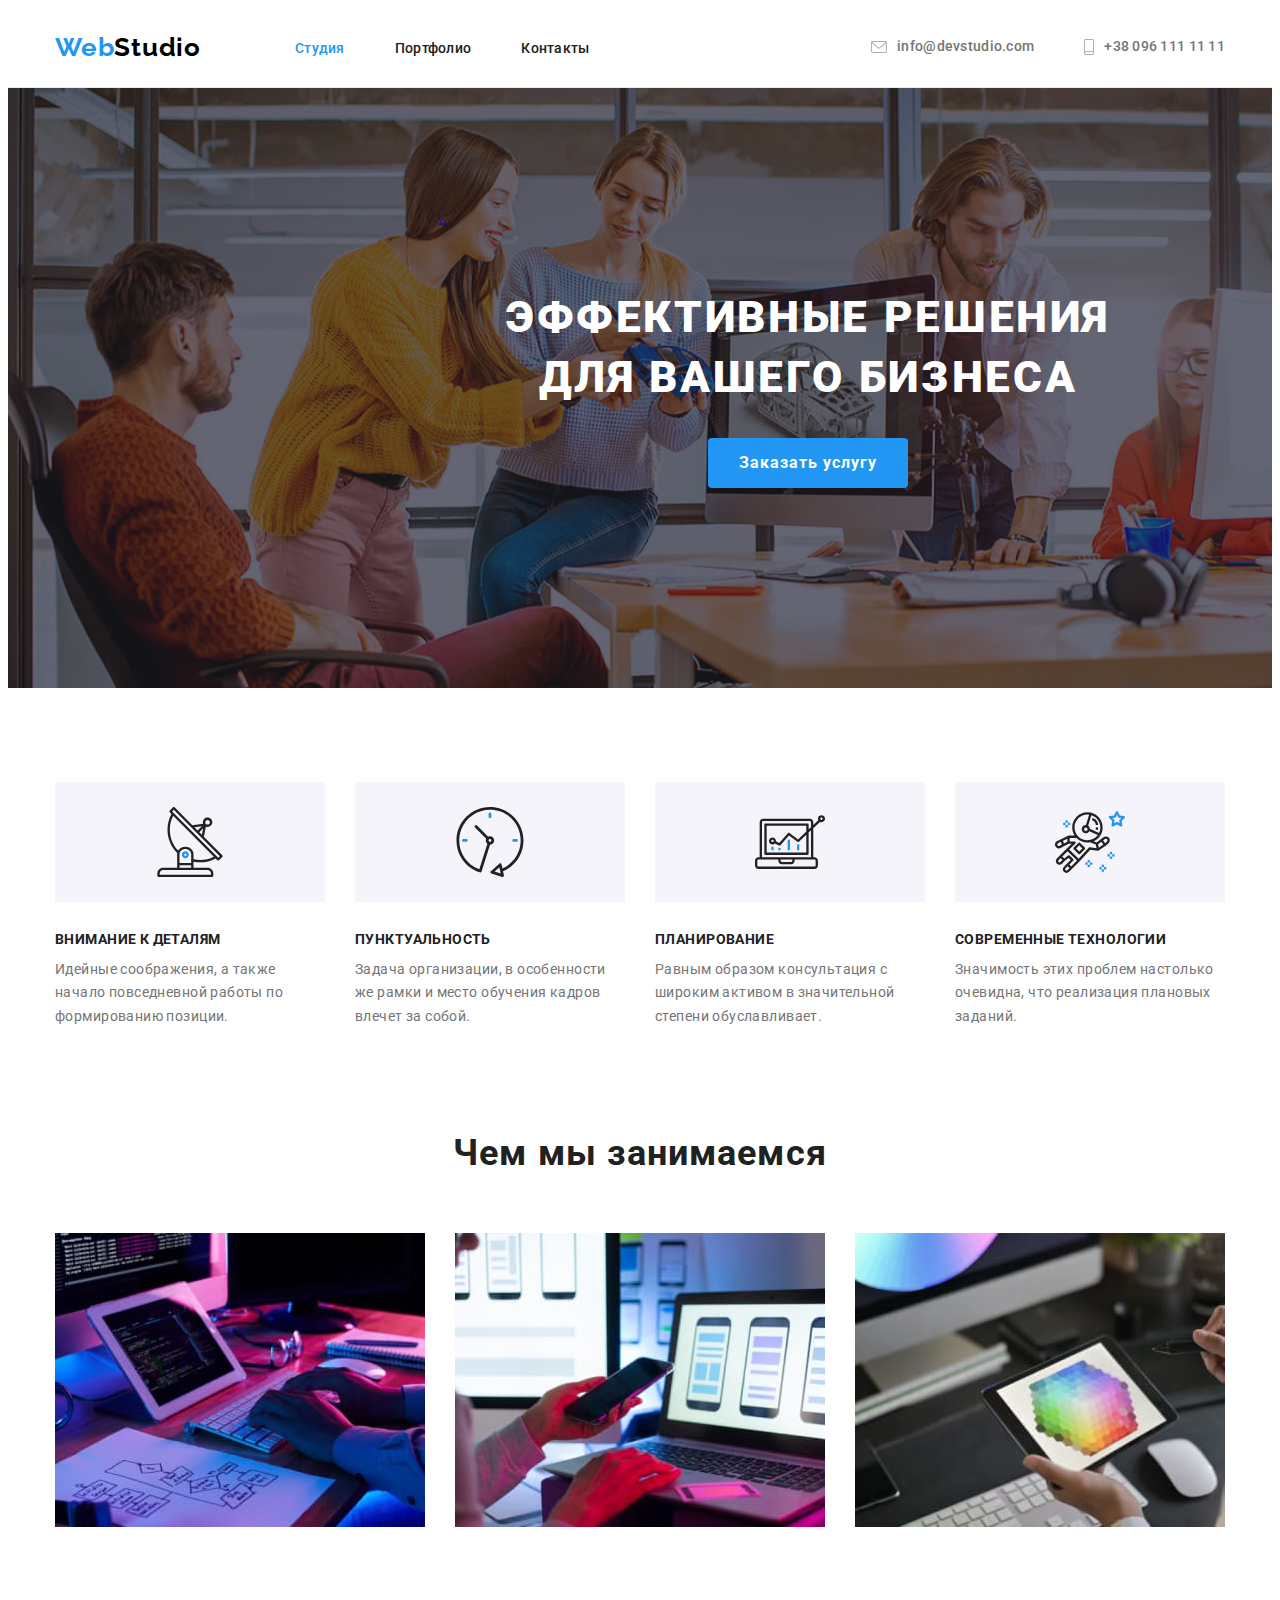
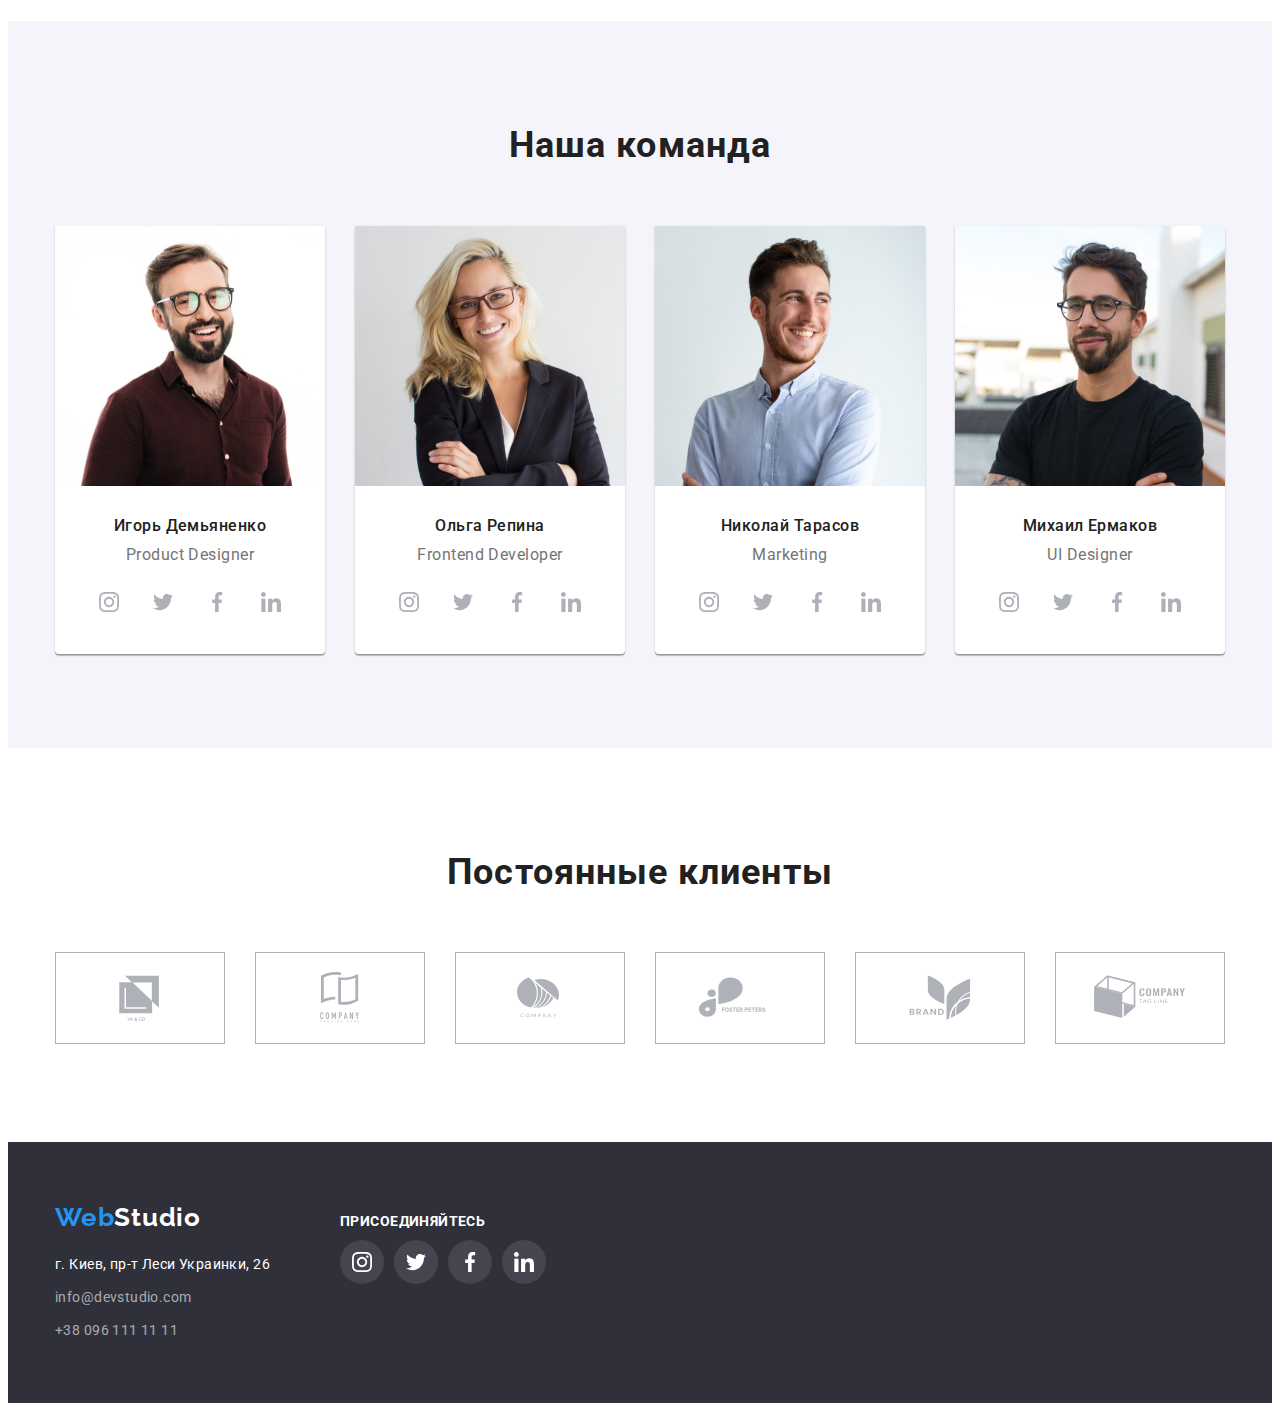
<file: index.html>
<!DOCTYPE html>
<html lang="ru">

<head>
    <meta charset="UTF-8">
    <meta http-equiv="X-UA-Compatible" content="IE=edge">
    <meta name="viewport" content="width=device-width, initial-scale=1.0">
    <title>Document</title>
    <link rel="preconnect" href="https://fonts.googleapis.com">
    <link rel="preconnect" href="https://fonts.gstatic.com" crossorigin>
    <link
        href="https://fonts.googleapis.com/css2?family=Oleo+Script&family=Raleway:wght@700&family=Roboto:wght@400;500;700;900&display=swap"
        rel="stylesheet">
    <link rel="stylesheet" href="https://cdnjs.cloudflare.com/ajax/libs/modern-normalize/1.1.0/modern-normalize.min.css"
        integrity="sha512-wpPYUAdjBVSE4KJnH1VR1HeZfpl1ub8YT/NKx4PuQ5NmX2tKuGu6U/JRp5y+Y8XG2tV+wKQpNHVUX03MfMFn9Q=="
        crossorigin="anonymous" referrerpolicy="no-referrer" />
    <link rel="stylesheet" href="./css/styles.css">
</head>

<body>
    <!--Шапка сайта-->
    <header class="header">
        <div class="container  header-container">
            <nav class="navigation">
                <a class="logo link header-logo" href="/">Web<span class="logo-link-studio">Studio</span></a>
                <ul class="nav-list list">
                    <li class="nav-list-item"><a class="nav-list-link link current" href="./index.html">Студия</a></li>
                    <li class="nav-list-item"><a class="nav-list-link link" href="./portfolio.html">Портфолио</a></li>
                    <li class="nav-list-item"><a class="nav-list-link link" href="">Контакты</a></li>
                </ul>

            </nav>


            <ul class="contacts-list list">
                <li class="contact-list-item"><a class="contact-list-link link"
                        href="mailto:info@devstudio.com"><svg class="contact-list-icon" width="16px" height="12px"><use href="./images/icons.svg#icon-letter"></use></svg>info@devstudio.com</a></li>
                <li class="contact-list-item"><a class="contact-list-link link" href="tel:+380961111111"><svg class="contact-list-icon" width="10px" height="16px">
                    <use href="./images/icons.svg#icon-smartphone"></use>
                </svg>+38 096 111 11
                        11</a></li>
            </ul>
        </div>
    </header>

    <main>
        <!--Герой-->
        <section class="hero section">
            <div class="hero-content container">
                <h1 class="hero-title">Эффективные решения для вашего бизнеса</h1>
                <button class="modal-btn" type="button">Заказать услугу</button>
            </div>
        </section>
        <!--Преимущества-->
        <section class="benefits section">
            <div class="container">
                <ul class="benefits-list list">
                    <li class="benefits-item">
                        <div class="benefit-icon-container"><svg class="benefit-icon" width="70px" height="70px"><use href="./images/icons.svg#icon-antenna"></use></svg></div>
                        <h3 class="benefit-subtitle subtitle">Внимание к деталям</h3>
                        <p class="benefit-description description">Идейные соображения, а также начало повседневной
                            работы по формированию позиции.</p>
                    </li>
                    <li class="benefits-item">
                        <div class="benefit-icon-container"><svg class="benefit-icon" width="70px" height="70px">
                                <use href="./images/icons.svg#icon-clock"></use>
                            </svg></div>
                        <h3 class="benefit-subtitle subtitle">Пунктуальность</h3>
                        <p class="benefit-description description">Задача организации, в особенности же рамки и место
                            обучения кадров влечет за собой.</p>
                    </li>
                    <li class="benefits-item">
                        <div class="benefit-icon-container"><svg class="benefit-icon" width="70px" height="70px">
                                <use href="./images/icons.svg#icon-diagram"></use>
                            </svg></div>
                        <h3 class="benefit-subtitle subtitle">Планирование</h3>
                        <p class="benefit-description description">Равным образом консультация с широким активом в
                            значительной степени обуславливает.</p>
                    </li>
                    <li class="benefits-item">
                        <div class="benefit-icon-container"><svg class="benefit-icon" width="70px" height="70px">
                                <use href="./images/icons.svg#icon-astronaut"></use>
                            </svg></div>
                        <h3 class="benefit-subtitle subtitle">Современные технологии</h3>
                        <p class="benefit-description description">Значимость этих проблем настолько очевидна, что
                            реализация плановых заданий.</p>
                    </li>
                </ul>
            </div>
        </section>
        <!-- Чем мы занимаемся-->
        <section class="what-we-do section">
            <div class="container">
                <h2 class="what-we-do-title section-title">Чем мы занимаемся</h2>
                <ul class="what-we-do-list list">
                    <li class="what-we-do-item"><img src="./images/img1.jpg" alt="Компьютер и схема" width="370"
                            height="294">
                    </li>
                    <li class="what-we-do-item"><img src="./images/img2.jpg" alt="Ноутбук и смартфон" width="370"
                            height="294">
                    </li>
                    <li class="what-we-do-item"><img src="./images/img3.jpg" alt="Компьютер и планшет" width="370"
                            height="294">
                    </li>
                </ul>
            </div>
        </section>
        <!--Наша команда-->
        <section class="our-team section">
            <div class="container">
                <h2 class="section-title">Наша команда</h2>
                <ul class="employees list">
                    <li class="our-team-item">
                        <img src="./images/demianenko.jpg" alt="Демьяненко" width="270" height="260">
                        <div class="employees-content-wrapper">
                            <h3 class="team-subtitle">Игорь Демьяненко</h3>
                            <p class="team-description description" lang="en">Product Designer</p>
                            <ul class="social-list list">
                                <li class="social-list-item">
                                    <a class="social-list-link" href=""><svg class="social-list-icon" width="20px" height="20px">
                                            <use href="./images/icons.svg#icon-instagram"></use>
                                        </svg> </a>
                                </li>
                                <li class="social-list-item">
                                    <a class="social-list-link" href=""><svg class="social-list-icon" width="20px" height="20px">
                                            <use href="./images/icons.svg#icon-twitter"></use>
                                        </svg></a>
                                </li>
                                <li class="social-list-item">
                                    <a class="social-list-link" href=""><svg class="social-list-icon" width="20px" height="20px">
                                            <use href="./images/icons.svg#icon-facebook"></use>
                                        </svg></a>
                                </li>
                                <li class="social-list-item">
                                    <a class="social-list-link" href=""><svg class="social-list-icon" width="20px" height="20px">
                                            <use href="./images/icons.svg#icon-linkedin"></use>
                                        </svg></a>
                                </li>
                            </ul>
                        </div>
                    </li>

                    <li class="our-team-item">
                        <img src="./images/repina.jpg" alt="Репина" width="270" height="260">
                        <div class="employees-content-wrapper">
                            <h3 class="team-subtitle">Ольга Репина</h3>
                            <p class="team-description description" lang="en">Frontend Developer</p>
                            <ul class="social-list list">
                                <li class="social-list-item">
                                    <a class="social-list-link" href=""><svg class="social-list-icon" width="20px" height="20px">
                                            <use href="./images/icons.svg#icon-instagram"></use>
                                        </svg> </a>
                                </li>
                                <li class="social-list-item">
                                    <a class="social-list-link" href=""><svg class="social-list-icon" width="20px" height="20px">
                                            <use href="./images/icons.svg#icon-twitter"></use>
                                        </svg></a>
                                </li>
                                <li class="social-list-item">
                                    <a class="social-list-link" href=""><svg class="social-list-icon" width="20px" height="20px">
                                            <use href="./images/icons.svg#icon-facebook"></use>
                                        </svg></a>
                                </li>
                                <li class="social-list-item">
                                    <a class="social-list-link" href=""><svg class="social-list-icon" width="20px" height="20px">
                                            <use href="./images/icons.svg#icon-linkedin"></use>
                                        </svg></a>
                                </li>
                            </ul>
                        </div>
                    </li>
                    <li class="our-team-item">
                        <img src="./images/tarasov.jpg" alt="Тарасов" width="270" height="260">
                        <div class="employees-content-wrapper">
                            <h3 class="team-subtitle">Николай Тарасов</h3>
                            <p class="team-description description" lang="en">Marketing</p>
                        <ul class="social-list list">
                            <li class="social-list-item">
                                <a class="social-list-link" href=""><svg class="social-list-icon" width="20px" height="20px">
                                        <use href="./images/icons.svg#icon-instagram"></use>
                                    </svg> </a>
                            </li>
                            <li class="social-list-item">
                                <a class="social-list-link" href=""><svg class="social-list-icon" width="20px" height="20px">
                                        <use href="./images/icons.svg#icon-twitter"></use>
                                    </svg></a>
                            </li>
                            <li class="social-list-item">
                                <a class="social-list-link" href=""><svg class="social-list-icon" width="20px" height="20px">
                                        <use href="./images/icons.svg#icon-facebook"></use>
                                    </svg></a>
                            </li>
                            <li class="social-list-item">
                                <a class="social-list-link" href=""><svg class="social-list-icon" width="20px" height="20px">
                                        <use href="./images/icons.svg#icon-linkedin"></use>
                                    </svg></a>
                            </li>
                        </ul>
                        </div>
                    </li>
                    <li class="our-team-item">
                        <img src="./images/ermakov.jpg" alt="Ермаков" width="270" height="260">
                        <div class="employees-content-wrapper">
                            <h3 class="team-subtitle">Михаил Ермаков</h3>
                            <p class="team-description description" lang="en">UI Designer</p>
                            <ul class="social-list list">
                                <li class="social-list-item">
                                    <a class="social-list-link" href=""><svg class="social-list-icon" width="20px" height="20px">
                                            <use href="./images/icons.svg#icon-instagram"></use>
                                        </svg> </a>
                                </li>
                                <li class="social-list-item">
                                    <a class="social-list-link" href=""><svg class="social-list-icon" width="20px" height="20px">
                                            <use href="./images/icons.svg#icon-twitter"></use>
                                        </svg></a>
                                </li>
                                <li class="social-list-item">
                                    <a class="social-list-link" href=""><svg class="social-list-icon" width="20px" height="20px">
                                            <use href="./images/icons.svg#icon-facebook"></use>
                                        </svg></a>
                                </li>
                                <li class="social-list-item">
                                    <a class="social-list-link" href=""><svg class="social-list-icon" width="20px" height="20px">
                                            <use href="./images/icons.svg#icon-linkedin"></use>
                                        </svg></a>
                                </li>
                            </ul>
                        </div>
                    </li>
                </ul>
            </div>
        </section>
        <!--Постоянные клиенты-->
        <section class="section">
            <div class="container">
            <h2 class="section-title">Постоянные клиенты</h2>
            <ul class="clients-list list">
                <li class="clients-item">
                    <a class="clients-link" href=""><svg class="client-logo" width="170px" height="92px">
                        <use href="./images/icons.svg#icon-ya-co"></use>
                    </svg></a>
                
                </li>
                <li class="clients-item">
                    <a class="clients-link" href=""><svg class="client-logo" width="170px" height="92px">
                        <use href="./images/icons.svg#icon-tagline-here"></use>
                    </svg></a>
        
                </li>
                <li class="clients-item">
                    <a class="clients-link" href=""><svg class="client-logo" width="170px" height="92px">
                        <use href="./images/icons.svg#icon-company"></use>
                    </svg></a>
                    
                </li>
                <li class="clients-item">
                    <a class="clients-link" href=""><svg class="client-logo" width="170px" height="92px">
                        <use href="./images/icons.svg#icon-foster-peters"></use>
                    </svg></a>
                   
                </li>
                <li class="clients-item">
                    <a class="clients-link" href=""><svg class="client-logo" width="170px" height="92px">
                        <use href="./images/icons.svg#icon-brand"></use>
                    </svg></a>
                    
                </li>
                <li class="clients-item">
                    <a class="clients-link" href=""><svg class="client-logo" width="170px" height="92px">
                        <use href="./images/icons.svg#icon-tagline"></use>
                    </svg></a>
                   
                </li>
            </ul>
            </div>
        </section>
    </main>
    <!--Футер-->
    <footer class="footer">
        <div class="footer-container container">
        <div>
            <div class="footer-logo">
                <a class="logo link" href="/">Web<span class="logo-link-part">Studio</span></a>
            </div>
            <address class="address-section">
                <ul class="address-list list">
                    <li class="address-item"><span class="physical-adress">г. Киев, пр-т Леси Украинки, 26</span><br>
                    </li>
                    <li class="address-item"><a class="adress-link link"
                            href="mailto:info@devstudio.com">info@devstudio.com</a><br></li>
                    <li class="address-item"><a class="adress-link link" href="tel:+380961111111">+38 096 111 11 11</a>
            </address>
            </li>
            </ul>
        </div>
        <div class="footer-social-wrapper">
            <h3 class="footer-subtitle subtitle">присоединяйтесь</h3>
            <ul class="footer-social-list list social-list">
                <li class="footer-social-list-item">
                    <a class="footer-social-list-link social-list-link" href=""><svg class="footer-social-list-icon" width="20px" height="20px">
                            <use href="./images/icons.svg#icon-instagram"></use>
                        </svg> </a>
                </li>
                <li class="footer-social-list-item">
                    <a class="footer-social-list-link social-list-link" href=""><svg class="footer-social-list-icon" width="20px" height="20px">
                            <use href="./images/icons.svg#icon-twitter"></use>
                        </svg></a>
                </li>
                <li class="footer-social-list-item">
                    <a class="footer-social-list-link social-list-link" href=""><svg class="footer-social-list-icon" width="20px" height="20px">
                            <use href="./images/icons.svg#icon-facebook"></use>
                        </svg></a>
                </li>
                <li class="footer-social-list-item social-list-item">
                    <a class="footer-social-list-link social-list-link" href=""><svg class="footer-social-list-icon" width="20px" height="20px">
                            <use href="./images/icons.svg#icon-linkedin"></use>
                        </svg></a>
                </li>
            </ul>

        </div> 
        </div>
    </footer>
</body>

</html>
</file>
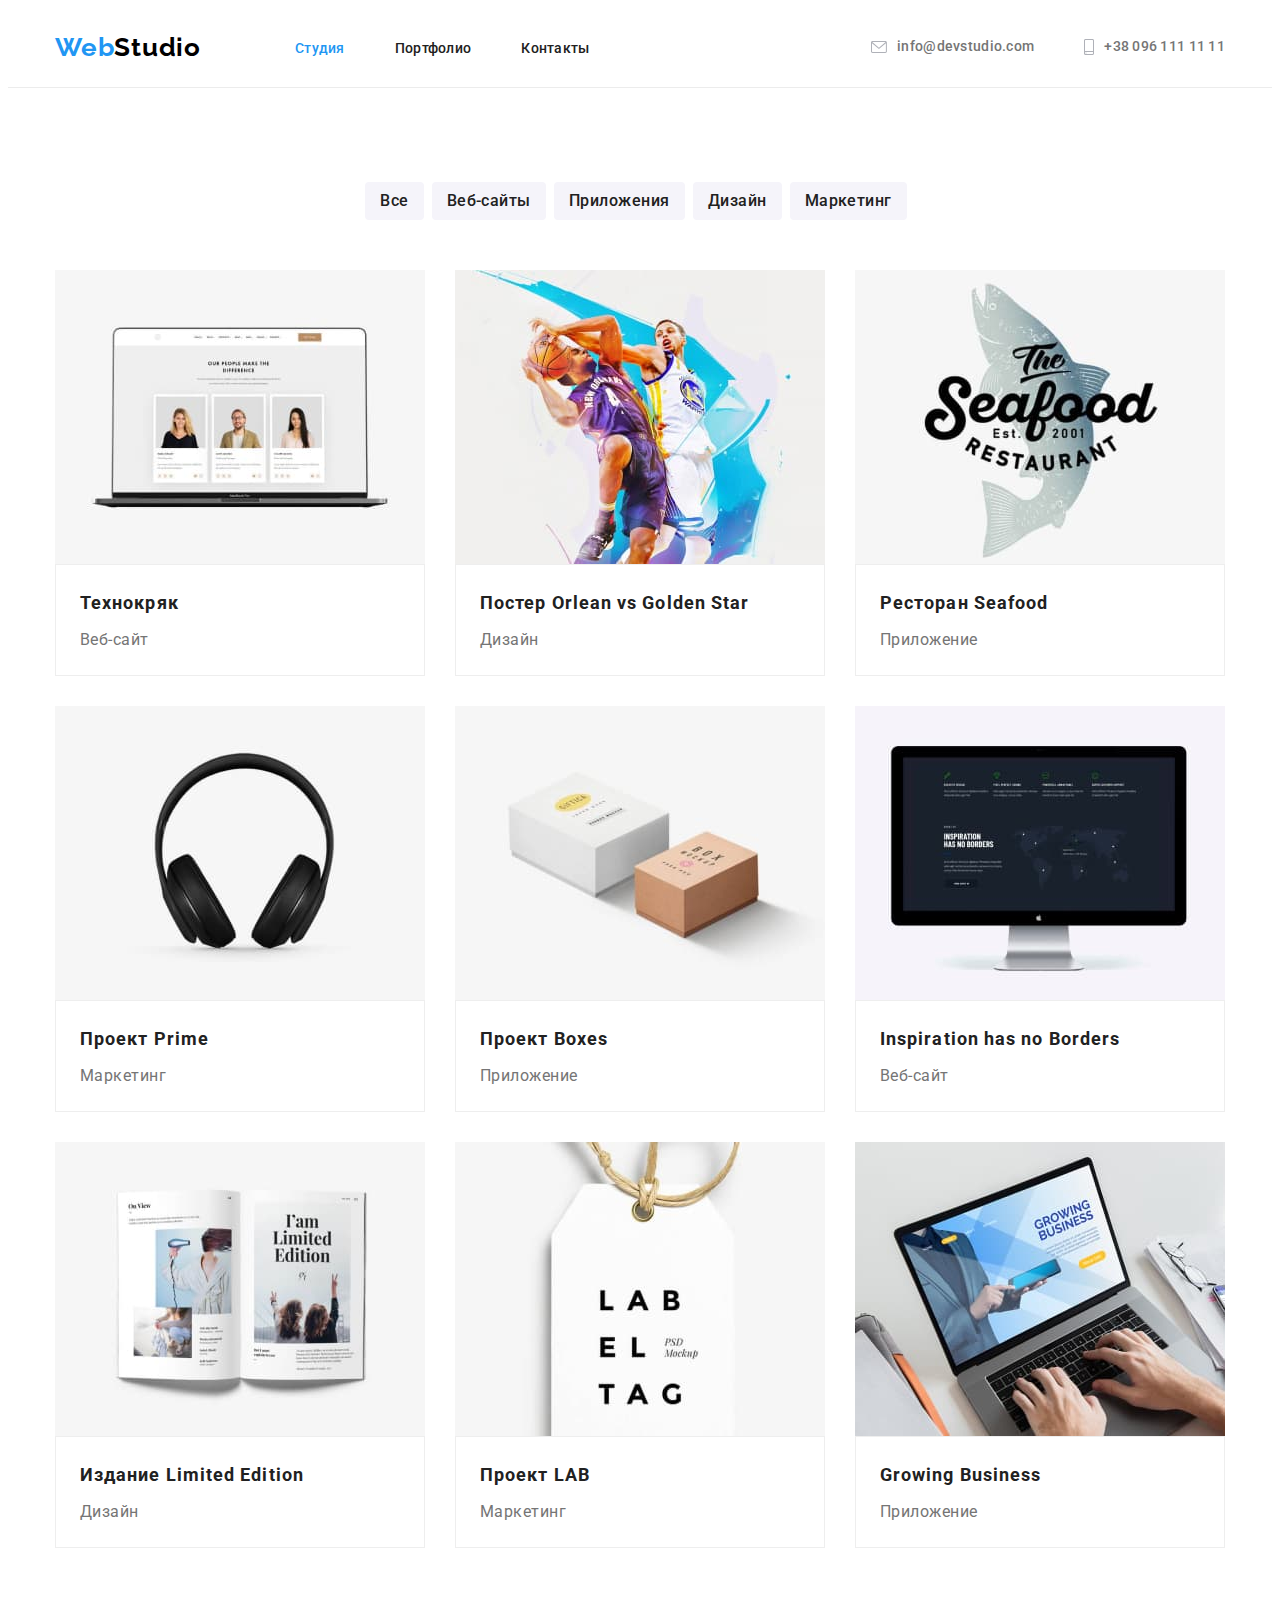
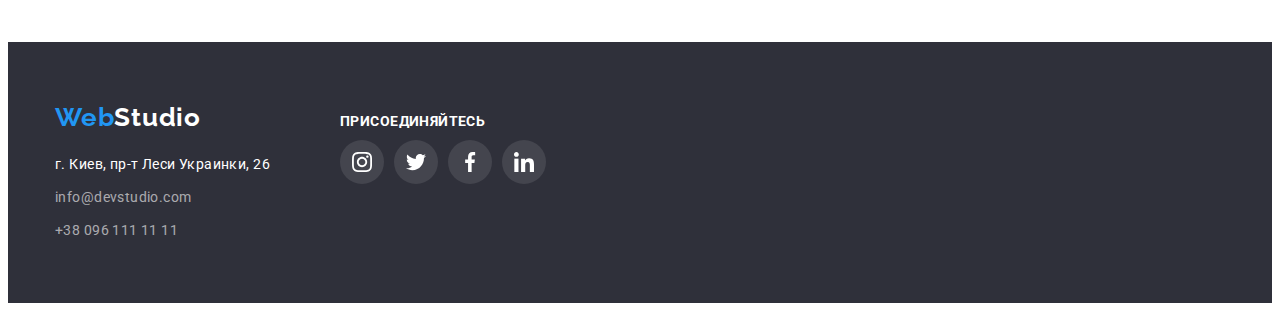
<file: portfolio.html>
<!DOCTYPE html>
<html lang="ru">

<head>
    <meta charset="UTF-8">
    <meta http-equiv="X-UA-Compatible" content="IE=edge">
    <meta name="viewport" content="width=device-width, initial-scale=1.0">
    <title>Document</title>
    <link rel="preconnect" href="https://fonts.googleapis.com">
    <link rel="preconnect" href="https://fonts.gstatic.com" crossorigin>
    <link
        href="https://fonts.googleapis.com/css2?family=Oleo+Script&family=Raleway:wght@700&family=Roboto:wght@400;500;700;900&display=swap"
        rel="stylesheet">
    <link rel="stylesheet" href="https://cdnjs.cloudflare.com/ajax/libs/modern-normalize/1.1.0/modern-normalize.min.css"
        integrity="sha512-wpPYUAdjBVSE4KJnH1VR1HeZfpl1ub8YT/NKx4PuQ5NmX2tKuGu6U/JRp5y+Y8XG2tV+wKQpNHVUX03MfMFn9Q=="
        crossorigin="anonymous" referrerpolicy="no-referrer" />
    <link rel="stylesheet" href="./css/styles.css">
</head>

<body>
    <!--Шапка сайта-->
<header class="header">
    <div class="container  header-container">
        <nav class="navigation">
            <a class="logo link header-logo" href="/">Web<span class="logo-link-studio">Studio</span></a>
            <ul class="nav-list list">
                <li class="nav-list-item"><a class="nav-list-link link current" href="./index.html">Студия</a></li>
                <li class="nav-list-item"><a class="nav-list-link link" href="./portfolio.html">Портфолио</a></li>
                <li class="nav-list-item"><a class="nav-list-link link" href="">Контакты</a></li>
            </ul>

        </nav>


        <ul class="contacts-list list">
            <li class="contact-list-item"><a class="contact-list-link link" href="mailto:info@devstudio.com"><svg
                        class="contact-list-icon" width="16px" height="12px">
                        <use href="./images/icons.svg#icon-letter"></use>
                    </svg>info@devstudio.com</a></li>
            <li class="contact-list-item"><a class="contact-list-link link" href="tel:+380961111111"><svg
                        class="contact-list-icon" width="10px" height="16px">
                        <use href="./images/icons.svg#icon-smartphone"></use>
                    </svg>+38 096 111 11
                    11</a></li>
        </ul>
    </div>
</header>

    <main>

        <!--Герой-->
        <section class="section">
            <div class="container">

                <!--<h1>Портфолио</h1>-->

                <!--Фильтр-->
                <ul class="filter-list list">
                    <li class="filter-item">
                        <button class="filter-btn" type="button">Все</button>

                    </li>
                    <li class="filter-item">
                        <button class="filter-btn" type="button">Веб-сайты</button>

                    </li>
                    <li class="filter-item">
                        <button class="filter-btn" type="button">Приложения</button>

                    </li>
                    <li class="filter-item">
                        <button class="filter-btn" type="button">Дизайн</button>

                    </li>
                    <li class="filter-item">
                        <button class="filter-btn" type="button">Маркетинг</button>

                    </li>
                </ul>
                <!--Работы-->
                <ul class="portfolio-list list">
                    <li class="portfolio-item">
                        <a class="portfolio-link link" href=""><img src="./images/tecnokriak.jpg" alt="Технокряк" width="370" height="294">
                        <div class="portfolio-content-wrapper">
                            <h2 class="portfolio-subtitle subtitle">Технокряк</h2>
                            <p class="description">Веб-сайт</p>
                        </div></a>
                    </li>
                    <li class="portfolio-item">
                        <a class="portfolio-link link" href=""><img src="./images/poster.jpg" alt="Постер" width="370" height="294">
                        <div class="portfolio-content-wrapper">
                            <h2 class="portfolio-subtitle subtitle">Постер <span lang="en">Orlean vs Golden Star</span>
                            </h2>
                            <p class="description">Дизайн</p>
                        </div> </a>
                    </li>
                    <li class="portfolio-item">
                    <a class="portfolio-link link" href=""><img src="./images/seafood.jpg" alt="Seafood" width="370" height="294">
                        <div class="portfolio-content-wrapper">
                            <h2 class="portfolio-subtitle subtitle">Ресторан <span lang="en">Seafood</span></h2>
                            <p class="description">Приложение</p>
                        </div></a>
                    </li>
                    <li class="portfolio-item">
                    <a class="portfolio-link link" href=""><img src="./images/prime.jpg" alt="Prime" width="370" height="294">
                        <div class="portfolio-content-wrapper">
                            <h3 class="portfolio-subtitle subtitle">Проект <span lang="en">Prime</span></h3>
                            <p class="description">Маркетинг</p>
                        </div></a>
                    </li>
                    <li class="portfolio-item">
                    <a class="portfolio-link link" href=""><img src="./images/boxes.jpg" alt="Boxes" width="370" height="294">
                        <div class="portfolio-content-wrapper">
                            <h2 class="portfolio-subtitle subtitle">Проект <span lang="en">Boxes</span></h2>
                            <p class="description">Приложение</p>
                        </div></a>
                    </li>
                    <li class="portfolio-item">
                    <a class="portfolio-link link" href=""><img src="./images/inspiration.jpg" alt="Inspiration" width="370" height="294">
                        <div class="portfolio-content-wrapper">
                            <h2 class="portfolio-subtitle subtitle" lang="en">Inspiration has no Borders</h2>
                            <p class="description">Веб-сайт</p>
                        </div></a>
                    </li>
                    <li class="portfolio-item">
                        <a class="portfolio-link link" href=""><img src="./images/limitededition.jpg" alt="Издание" width="370" height="294">
                        <div class="portfolio-content-wrapper">
                            <h2 class="portfolio-subtitle subtitle">Издание <span lang="en">Limited Edition</span></h2>
                            <p class="description">Дизайн</p>
                        </div></a>
                    </li>
                    <li class="portfolio-item">
                    <a class="portfolio-link link" href=""><img src="./images/lab.jpg" alt="LAB" width="370" height="294">
                        <div class="portfolio-content-wrapper">
                            <h2 class="portfolio-subtitle subtitle">Проект <span lang="en">LAB</span></h2>
                            <p class="description">Маркетинг</p>
                        </div></a>
                    </li>
                    <li class="portfolio-item">
                        <a class="portfolio-link link" href=""><img src="./images/growing.jpg" alt="Growing" width="370" height="294">
                        <div class="portfolio-content-wrapper">
                            <h2 class="portfolio-subtitle subtitle" lang="en">Growing Business</h2>
                            <p class="description">Приложение</p>
                        </div></a>
                    </li>
                </ul>
            </div>
        </section>
        <!--Футер-->
    <footer class="footer">
        <div class="footer-container container">
            <div>
                <div class="footer-logo">
                    <a class="logo link" href="/">Web<span class="logo-link-part">Studio</span></a>
                </div>
                <address class="address-section">
                    <ul class="address-list list">
                        <li class="address-item"><span class="physical-adress">г. Киев, пр-т Леси Украинки, 26</span><br>
                        </li>
                        <li class="address-item"><a class="adress-link link"
                                href="mailto:info@devstudio.com">info@devstudio.com</a><br></li>
                        <li class="address-item"><a class="adress-link link" href="tel:+380961111111">+38 096 111 11 11</a>
                </address>
                </li>
                </ul>
            </div>
            <div class="footer-social-wrapper">
                <h3 class="footer-subtitle subtitle">присоединяйтесь</h3>
                <ul class="footer-social-list list social-list">
                    <li class="footer-social-list-item">
                        <a class="footer-social-list-link social-list-link" href=""><svg class="footer-social-list-icon"
                                width="20px" height="20px">
                                <use href="./images/icons.svg#icon-instagram"></use>
                            </svg> </a>
                    </li>
                    <li class="footer-social-list-item">
                        <a class="footer-social-list-link social-list-link" href=""><svg class="footer-social-list-icon"
                                width="20px" height="20px">
                                <use href="./images/icons.svg#icon-twitter"></use>
                            </svg></a>
                    </li>
                    <li class="footer-social-list-item">
                        <a class="footer-social-list-link social-list-link" href=""><svg class="footer-social-list-icon"
                                width="20px" height="20px">
                                <use href="./images/icons.svg#icon-facebook"></use>
                            </svg></a>
                    </li>
                    <li class="footer-social-list-item social-list-item">
                        <a class="footer-social-list-link social-list-link" href=""><svg class="footer-social-list-icon"
                                width="20px" height="20px">
                                <use href="./images/icons.svg#icon-linkedin"></use>
                            </svg></a>
                    </li>
                </ul>
    
            </div>
        </div>
    </footer>
    </main>
</body>

</html>
</file>
<file: css/styles.css>
:root {
  --main-font-family: "Roboto", sans-serif;
  --secondary-font-family: "Raleway", sans-serif;
  --accent-color: #2196f3;
  --main-color: #212121;
  --secondary-color: #757575;
  --complementary-color: #ffffff;
  --adress-link-color: rgba(255, 255, 255, 0.6);
  --dark-theme-background: #2f303a;
  --light-theme-background: #f5f4fa;
  --hover-btn-background: #188ce8;
  --icon-color: #afb1b8;
}
html {
  box-sizing: border-box;
}
*,
*::before,
*::after {
  box-sizing: inherit;
}

body {
  font-family: var(--main-font-family);
  color: var(--main-color);
}

h1,
h2,
h3,
h4,
h5,
h6,
p {
  margin-top: 0;
  margin-bottom: 0;
}

ul,
ol {
  margin-top: 0;
  margin-bottom: 0;
  padding-left: 0;
}
img {
  display: block;
}

.list {
  list-style: none;
}

.link {
  text-decoration: none;
}

.container {
  width: 1200px;
  margin-left: auto;
  margin-right: auto;
  padding-left: 15px;
  padding-right: 15px;
}

.section {
  padding: 94px 0px;
}
/* Start components */

.logo {
  font-family: var(--secondary-font-family);
  font-weight: 700;
  font-size: 26px;
  line-height: 1.19;
  letter-spacing: 0.03em;
  color: var(--accent-color);
}

.subtitle {
  font-weight: 700;
  font-size: 18px;
  line-height: 2;
  letter-spacing: 0.06em;
}
.description {
  font-size: 16px;
  line-height: 1.875;
  letter-spacing: 0.03em;
  color: var(--secondary-color);
}

.section-title {
  font-weight: 700;
  font-size: 36px;
  line-height: 1.67;
  letter-spacing: 0.03em;
  text-align: center;
  margin-bottom: 50px;
}

.social-list {
  display: flex;
  justify-content: space-between;
}

.social-list-link {
  display: flex;
  align-items: center;
  justify-content: center;
  width: 44px;
  height: 44px;
  border-radius: 50%;
}

.social-list-icon {
  fill: var(--icon-color);
}

.social-list-link:hover .social-list-icon,
.social-list-link:focus .social-list-icon {
  fill: var(--complementary-color);
  /*background-color: var(--accent-color);*/
}
.social-list-link:hover,
.social-list-link:focus {
  background-color: var(--accent-color);
}

/* End components */
/* Старт шапка сайта */

.header {
  background-color: var(--complementary-color);
  padding-top: 24px;
  padding-bottom: 24px;
  border-bottom: 1px solid #ececec;
}

.header-container {
  display: flex;
  align-items: center;
  justify-content: space-between;
}

.navigation {
  display: flex;
  align-items: center;
}

.nav-list {
  display: flex;
  align-items: center;
}

.header-logo {
  margin-right: 94px;
}
.logo-link-studio {
  color: #000000;
}

.nav-list-item:not(:last-child) {
  margin-right: 50px;
}

.nav-list-link {
  font-weight: 500;
  font-size: 14px;
  line-height: 1.14;
  letter-spacing: 0.02em;
  color: var(--main-color);
}
.nav-list-link:hover,
.nav-list-link:focus {
  color: var(--accent-color);
}

.contacts-list {
  display: flex;
  align-items: center;
}

.contacts-list-item {
  display: flex;
}
.contact-list-item:not(:last-child) {
  margin-right: 50px;
}
.contact-list-link {
  font-weight: 500;
  font-size: 14px;
  line-height: 1.14;
  letter-spacing: 0.02em;
  color: var(--secondary-color);
  display: flex;
  align-items: center;
}
.contact-list-link:hover,
.contact-list-link:focus {
  color: var(--accent-color);
}
.contact-list-link:hover .contact-list-icon,
.contact-list-link:focus .contact-list-icon {
  fill: var(--accent-color);
}

.contact-list-icon {
  fill: var(--icon-color);
  margin-right: 10px;
}
.current {
  color: var(--accent-color);
}

/* Конец шапка сайта */

/* Старт герой */
.hero {
  background-color: #c4c4c4;
  background-image: linear-gradient(
      rgba(47, 48, 58, 0.4),
      rgba(47, 48, 58, 0.4)
    ),
    url("../images/bg-hero.jpg");
  background-repeat: no-repeat;
  background-size: cover;
  align-items: center;
  text-align: center;
  padding: 200px;
}
.hero-content {
  /*background-image: url("/images/bg-hero.jpg");*/
  align-items: center;
  text-align: center;
}
.hero-title {
  font-weight: 900;
  font-size: 44px;
  line-height: 1.36;
  letter-spacing: 0.06em;
  text-transform: uppercase;
  color: var(--complementary-color);
  text-align: center;
  margin-bottom: 30px;
  margin-right: 252px;
  margin-left: 252px;
}
.modal-btn {
  min-width: 200px;
  border-radius: 4px;
  padding: 10px 20px;
  border: none;
  font-family: inherit;
  font-weight: 700;
  font-size: 16px;
  line-height: 1.875;
  letter-spacing: 0.06em;
  color: var(--complementary-color);
  cursor: pointer;
  background-color: var(--accent-color);
}
.modal-btn:hover,
.modal-btn:focus {
  color: var(--complementary-color);
  background-color: var(--hover-btn-background);
}
/* Герой*/
/*Преимущества*/

.benefits-list {
  display: flex;
  flex-basis: calc((100 - 120px / 4));
  margin-left: -30px;
  margin-top: -30px;
}
.benefits-item {
  margin-left: 30px;
  margin-top: 30px;
  width: 270px;
}

.benefit-subtitle {
  font-size: 14px;
  line-height: 1.14;
  letter-spacing: 0.03em;
  text-transform: uppercase;
  margin-bottom: 10px;
}

.benefit-description {
  font-size: 14px;
  line-height: 1.71;
  letter-spacing: 0.03em;
}
.benefit-icon-container {
  display: flex;
  align-items: center;
  justify-content: center;
  width: 270px;
  height: 120px;
  background-color: var(--light-theme-background);
  margin-bottom: 30px;
}
/*Конец преимущества*/

/*Чем мы занимаемся*/
.what-we-do-list {
  display: flex;
  flex-basis: calc((100 - 90px / 3));
  margin-left: -30px;
  margin-top: -30px;
}
.what-we-do-item {
  margin-left: 30px;
  margin-top: 30px;
}
.what-we-do-title {
  margin-bottom: 50px;
  text-align: center;
}
.what-we-do {
  padding-bottom: 0 px;
  padding-top: 0;
}

/*Конец чем мы занимаемся*/

/*Наша команда*/

.our-team {
  background-color: var(--light-theme-background);
}
.employees {
  display: flex;
  margin-left: -30px;
  margin-top: -30px;
}

.employees-content-wrapper {
  margin-top: 30px;
  padding-left: 32px;
  padding-right: 32px;
  padding-bottom: 30px;
}
.our-team-item {
  background-color: var(--complementary-color);
  flex-basis: calc((100 - 120px / 4));
  margin-left: 30px;
  margin-top: 30px;
  box-shadow: 0px 1px 3px rgba(0, 0, 0, 0.12), 0px 1px 1px rgba(0, 0, 0, 0.14),
    0px 2px 1px rgba(0, 0, 0, 0.2);
  border-radius: 0px 0px 4px 4px;
}

.team-subtitle {
  font-weight: 500;
  font-size: 16px;
  line-height: 1.19;
  letter-spacing: 0.03em;
  text-align: center;
  margin-bottom: 10px;
}
.team-description {
  font-size: 16px;
  line-height: 1.19;
  letter-spacing: 0.03em;
  text-align: center;
  margin-bottom: 16px;
}
/*Конец наша команда*/

/*Постоянные клиенты*/
.clients-list {
  display: flex;
  flex-basis: calc((100 - 180px / 6));
  flex-wrap: wrap;
  margin-top: -30px;
  margin-left: -30px;
}

.clients-item {
  margin-top: 30px;
  margin-left: 30px;
}

.client-logo {
  padding: 16px 32px;
  fill: var(--icon-color);
  border: 1px solid var(--icon-color);
}

.clients-link:hover .client-logo,
.clients-link:focus .client-logo {
  fill: var(--accent-color);
  border: 1px solid var(--accent-color);
}
/*Конец Постоянные клиенты*/

/* Фильтр*/

.filter-list {
  display: flex;
  justify-content: center;
  margin-bottom: 50px;
}
.filter-item {
  margin-right: 8px;
}

.filter-btn {
  border-radius: 4px;
  padding: 6px 15px;
  font-family: inherit;
  font-weight: 500;
  font-size: 16px;
  line-height: 1.625;
  letter-spacing: 0.03em;
  cursor: pointer;
  color: var(--main-color);
  background-color: var(--light-theme-background);
  border: none;
}
.filter-btn:hover,
.filter-btn:focus {
  color: var(--complementary-color);
  background-color: var(--accent-color);
  box-shadow: 0px 3px 1px rgba(0, 0, 0, 0.1), 0px 1px 2px rgba(0, 0, 0, 0.08),
    0px 2px 2px rgba(0, 0, 0, 0.12);
  border-radius: 4px;
}
/* Конец фильтр*/

/* Работы*/
.portfolio-list {
  display: flex;
  flex-basis: calc((100 - 90px / 3));
  flex-wrap: wrap;
  margin-top: -30px;
  margin-left: -30px;
}

.portfolio-item {
  margin-top: 30px;
  margin-left: 30px;
}
.portfolio-subtitle {
  margin-bottom: 4px;
  color: var(--main-color);
}

.portfolio-content-wrapper {
  padding: 20px 24px;
  border: 1px solid#EEEEEE;
}
.portfolio-link {
  display: block;
}
.portfolio-link:hover {
  box-shadow: 0px 1px 1px rgba(0, 0, 0, 0.12), 0px 4px 4px rgba(0, 0, 0, 0.06),
    1px 4px 6px rgba(0, 0, 0, 0.16);
}

/* Конец работы*/

/*Футер*/

.footer {
  background-color: var(--dark-theme-background);
  padding-top: 60px;
  padding-bottom: 60px;
}

.footer-logo {
  margin-bottom: 20px;
}

.logo-link-part {
  color: var(--complementary-color);
}
.adress.section {
  font-size: 14px;
  line-height: 1.71;
  letter-spacing: 0.03em;
}
.physical-adress {
  font-size: 14px;
  line-height: 1.71;
  letter-spacing: 0.03em;
  font-style: normal;
  color: var(--complementary-color);
}

.adress-link {
  font-size: 14px;
  line-height: 1.71;
  letter-spacing: 0.03em;
  color: var(--adress-link-color);
  font-style: normal;
}

.adress-link:hover,
.adress-link:focus {
  color: var(--accent-color);
}
.address-item:not(:last-child) {
  margin-bottom: 9px;
}

.footer-subtitle {
  font-size: 14px;
  line-height: 1.14;
  letter-spacing: 0.03em;
  text-transform: uppercase;
  margin-bottom: 10px;
  color: var(--complementary-color);
}
.footer-social-wrapper {
  width: 206px;
  height: 80px;
  margin-left: 70px;
}
.footer-social-list-link {
  background-color: rgba(255, 255, 255, 0.1);
}
.footer-social-list-icon {
  fill: var(--complementary-color);
}
.footer-container {
  display: flex;
  align-items: baseline;
}
</file>
